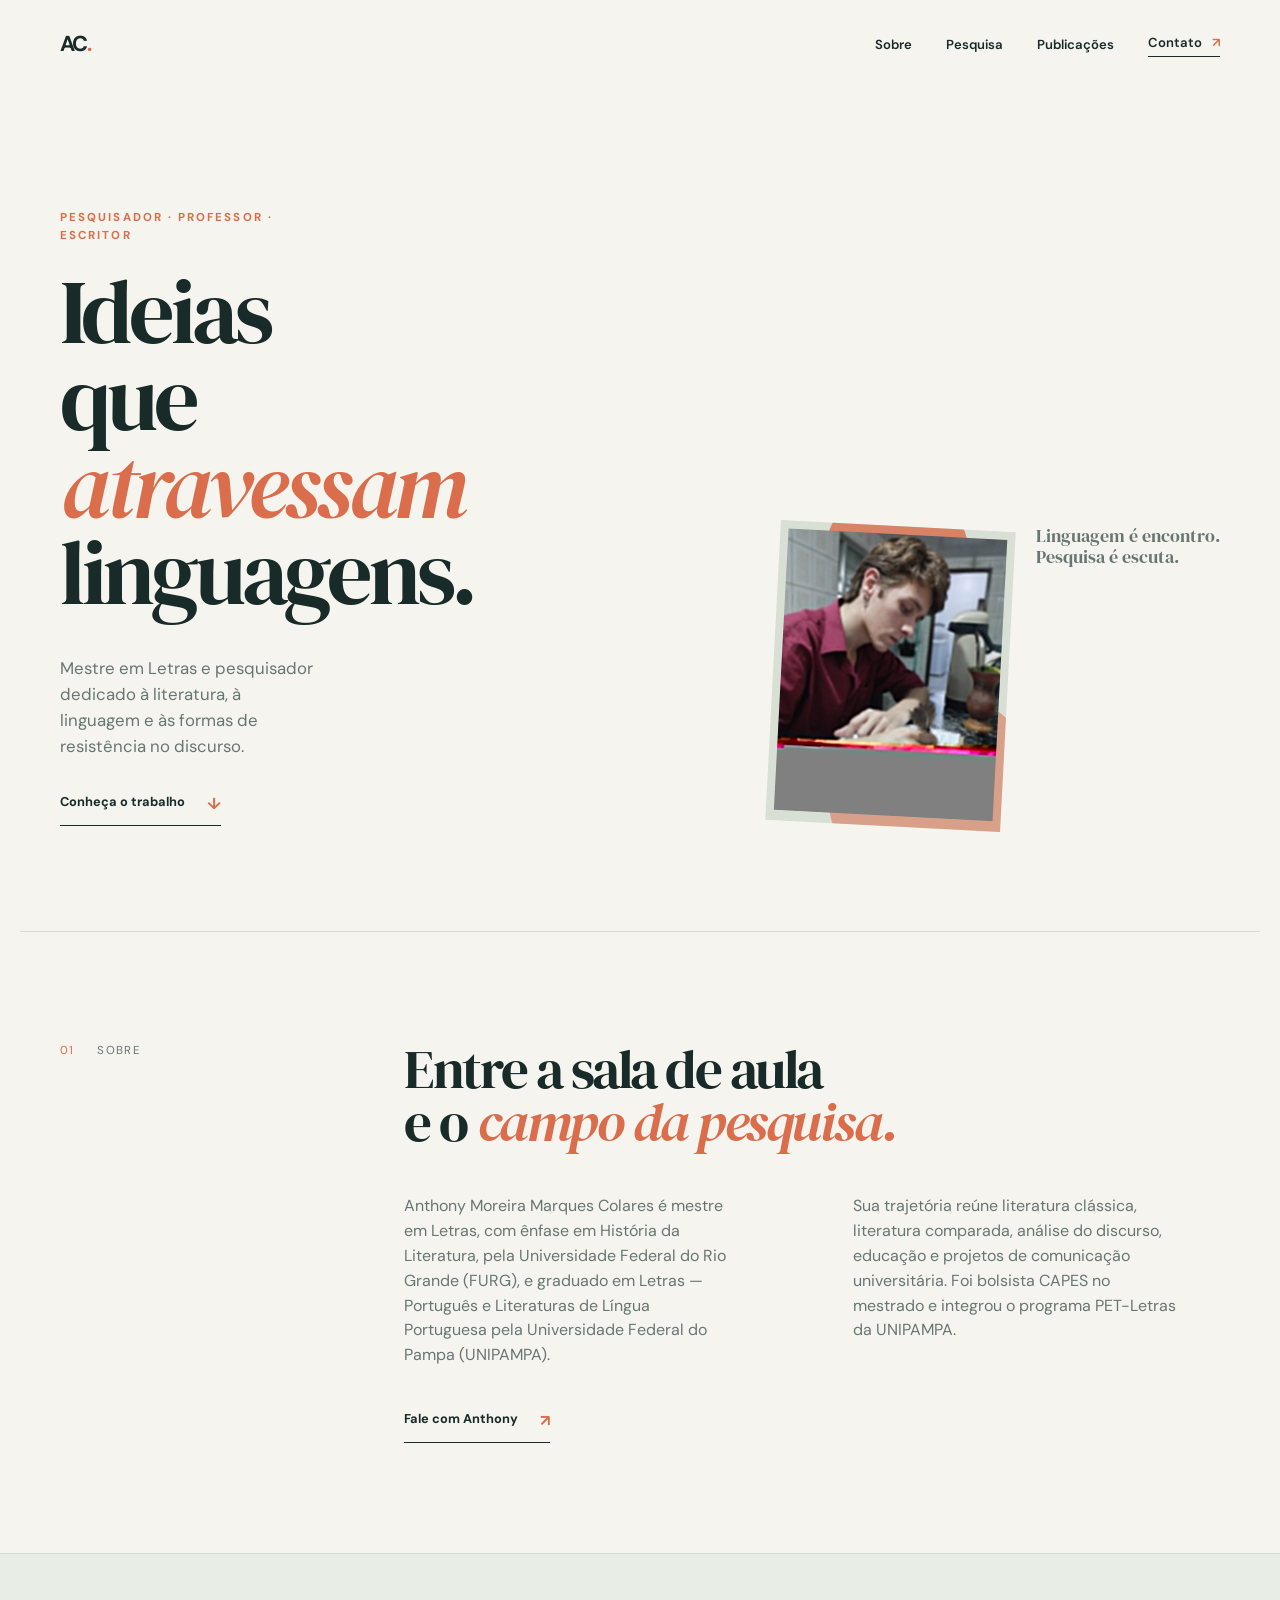
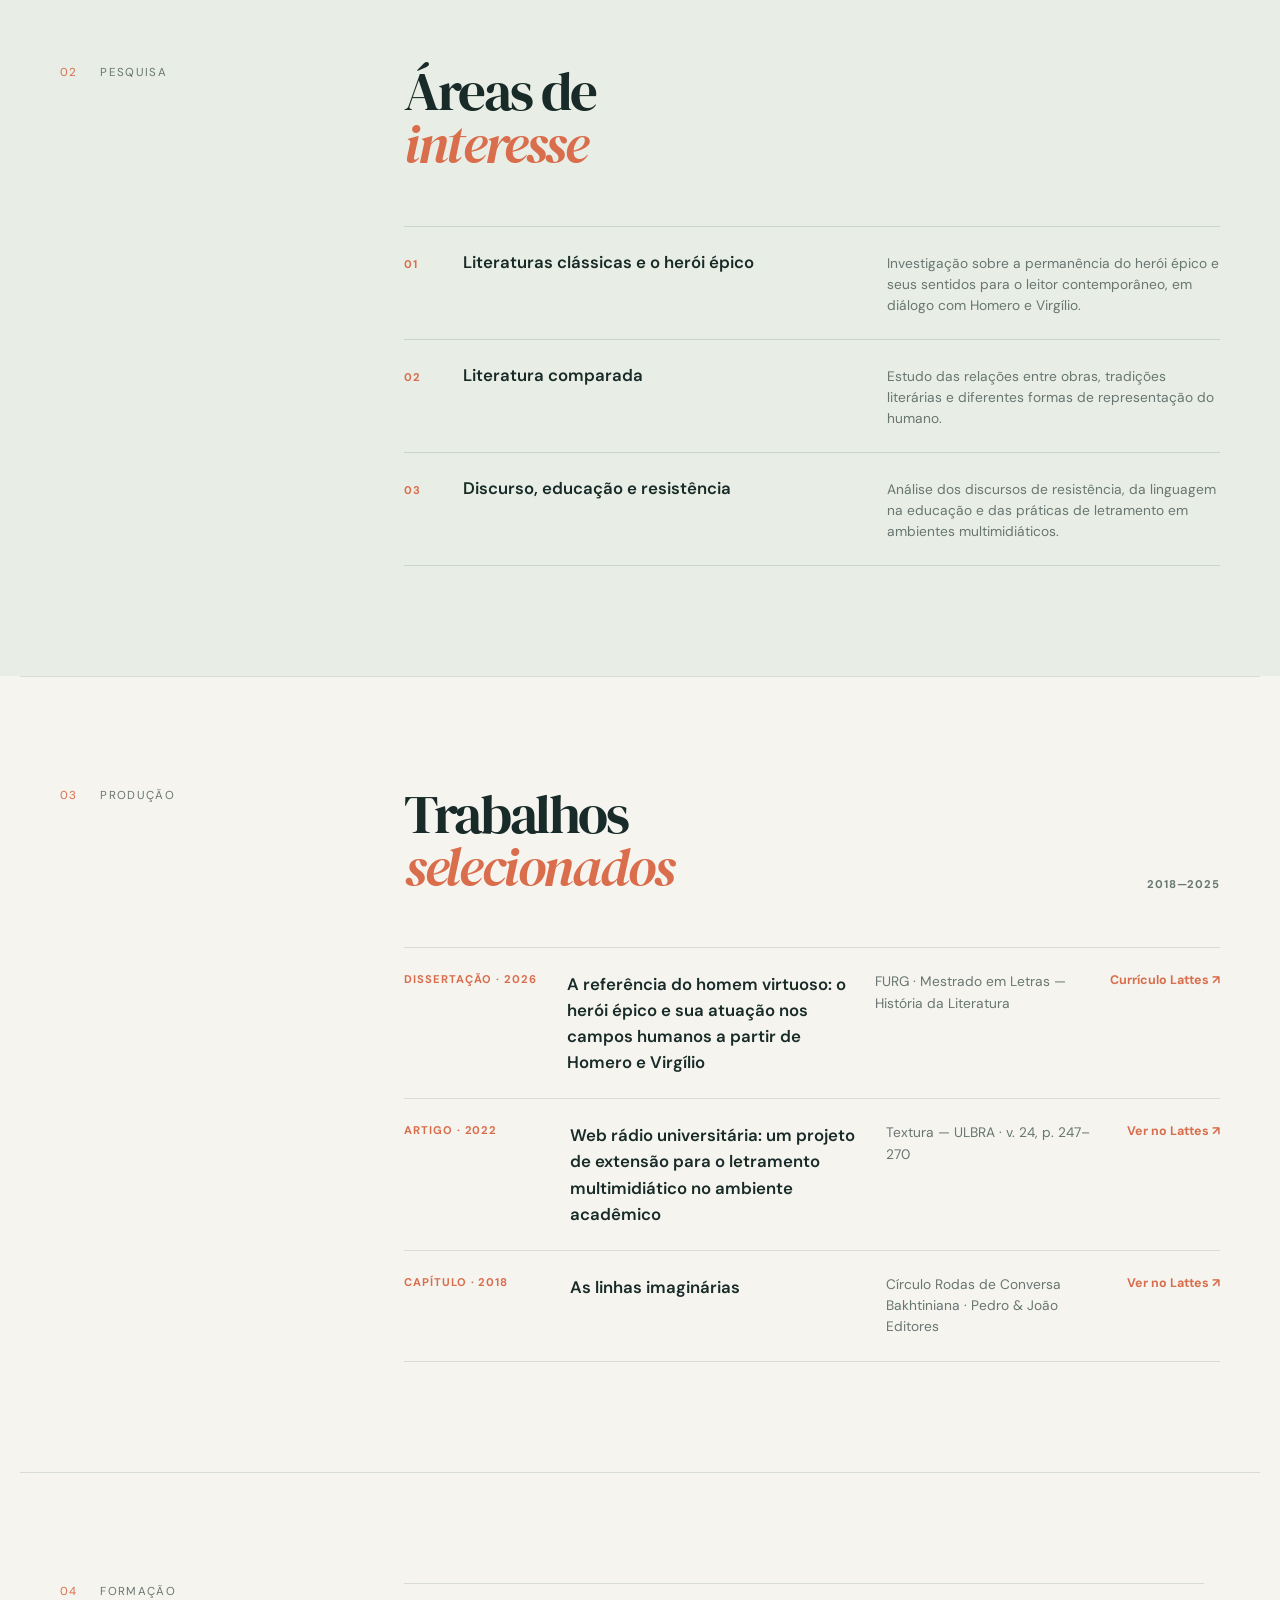
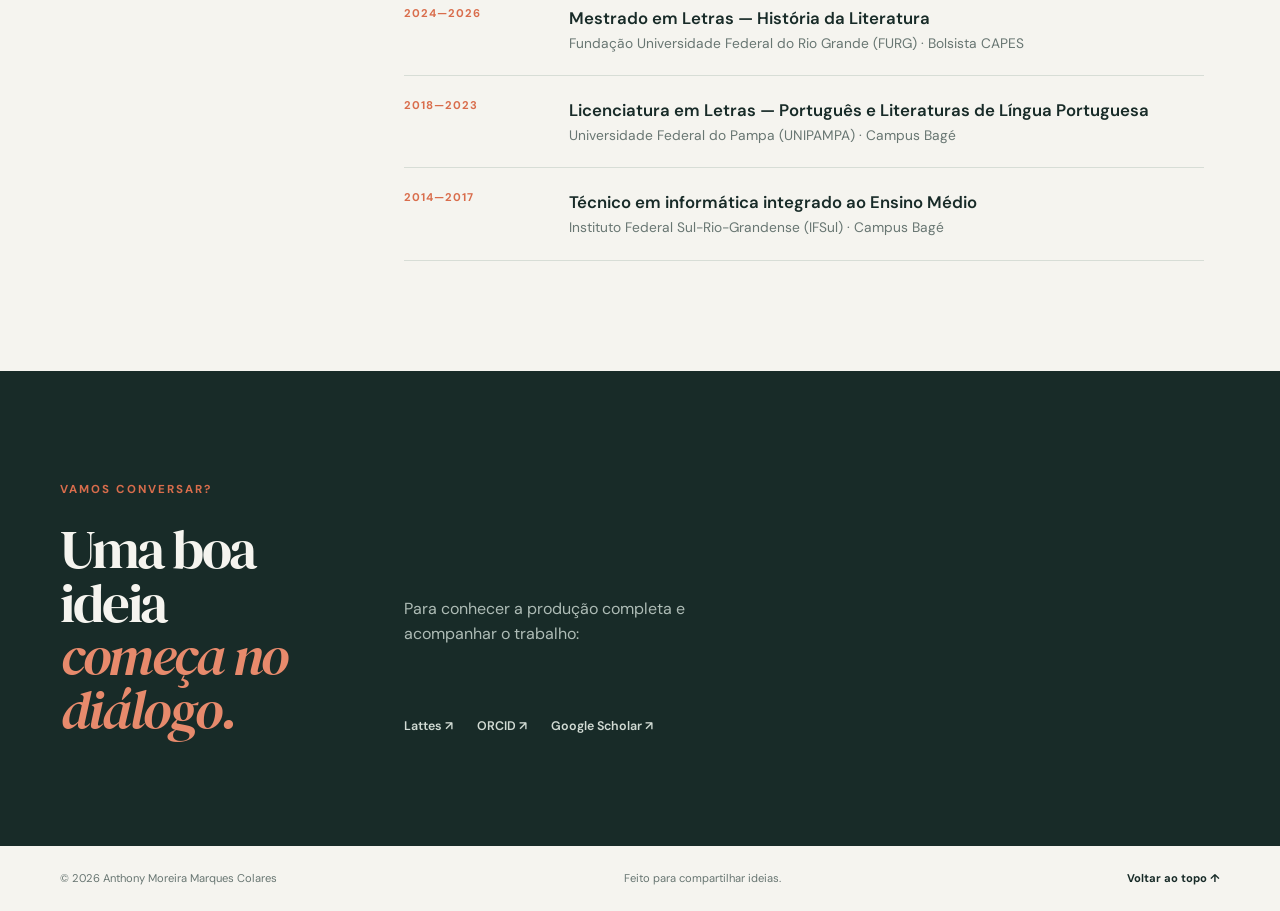
<file: index.html>
<!doctype html>
<html lang="pt-BR">
  <head>
    <meta charset="UTF-8" />
    <meta name="viewport" content="width=device-width, initial-scale=1.0" />
    <meta name="description" content="" data-site-description />
    <title data-site-title></title>
    <link rel="preconnect" href="https://fonts.googleapis.com" />
    <link rel="preconnect" href="https://fonts.gstatic.com" crossorigin />
    <link href="https://fonts.googleapis.com/css2?family=DM+Sans:wght@400;500;600;700&family=DM+Serif+Display:ital@0;1&display=swap" rel="stylesheet" />
    <link rel="stylesheet" href="styles.css" />
    <script src="script.js" defer></script>
  </head>
  <body>
    <header class="site-header">
      <a class="brand" href="#inicio" aria-label="Voltar ao início">AC<span>.</span></a>
      <button class="menu-toggle" type="button" aria-expanded="false" aria-controls="main-nav">Menu</button>
      <nav id="main-nav" class="main-nav" aria-label="Navegação principal">
        <a href="#sobre">Sobre</a><a href="#pesquisa">Pesquisa</a><a href="#publicacoes">Publicações</a><a href="#contato" class="nav-contact">Contato <span aria-hidden="true">↗</span></a>
      </nav>
    </header>
    <main>
      <section id="inicio" class="hero section-grid"><div class="hero-copy"><p class="eyebrow" data-hero-eyebrow></p><h1 data-hero-title></h1><p class="hero-intro" data-hero-intro></p><a class="text-link" href="#sobre">Conheça o trabalho <span aria-hidden="true">↓</span></a></div><div class="hero-aside"><div class="portrait-placeholder"><img data-profile-image alt="" /></div><p class="hero-note" data-hero-note></p></div></section>
      <section id="sobre" class="about section-grid section-border"><div class="section-label"><span>01</span> Sobre</div><div class="about-content"><h2 data-about-title></h2><div class="about-columns"><p data-about-left></p><p data-about-right></p></div><a class="text-link" href="#contato">Fale com Anthony <span aria-hidden="true">↗</span></a></div></section>
      <section id="pesquisa" class="research section-grid section-border"><div class="section-label"><span>02</span> Pesquisa</div><div class="research-content"><h2>Áreas de<br /><em>interesse</em></h2><div class="interest-list" data-interests></div></div></section>
      <section id="publicacoes" class="publications section-grid section-border"><div class="section-label"><span>03</span> Produção</div><div class="publications-content"><div class="section-heading-row"><h2>Trabalhos<br /><em>selecionados</em></h2><span class="year-label" data-publications-period></span></div><div class="publication-list" data-publications></div></div></section>
      <section class="education section-grid section-border"><div class="section-label"><span>04</span> Formação</div><div class="timeline" data-education></div></section>
      <section id="contato" class="contact section-grid"><div class="contact-copy"><p class="eyebrow">Vamos conversar?</p><h2>Uma boa ideia<br /><em>começa no diálogo.</em></h2></div><div class="contact-details"><p data-contact-copy></p><div class="social-links" data-links></div></div></section>
    </main>
    <footer class="site-footer"><span data-footer-copy></span><span>Feito para compartilhar ideias.</span><a href="#inicio">Voltar ao topo ↑</a></footer>
  </body>
</html>
</file>
<file: styles.css>
:root { --ink: #182b28; --muted: #687672; --paper: #f5f4ef; --accent: #d96d4c; --line: #d7ddd6; --serif: 'DM Serif Display', Georgia, serif; --sans: 'DM Sans', Arial, sans-serif; }
* { box-sizing: border-box; }
html { scroll-behavior: smooth; }
body { margin: 0; background: var(--paper); color: var(--ink); font-family: var(--sans); font-size: 16px; line-height: 1.55; }
a { color: inherit; text-decoration: none; }
.site-header { align-items: center; display: flex; justify-content: space-between; margin: 0 auto; max-width: 1240px; padding: 28px 40px; }
.brand { font-size: 1.35rem; font-weight: 700; letter-spacing: -.08em; }.brand span, em { color: var(--accent); }
.main-nav { align-items: center; display: flex; gap: 34px; font-size: .82rem; font-weight: 600; }.main-nav a { transition: color .2s; }.main-nav a:hover, .social-links a:hover { color: var(--accent); }.nav-contact { border-bottom: 1px solid var(--ink); padding-bottom: 3px; }.nav-contact span { color: var(--accent); margin-left: 7px; }
.menu-toggle { display: none; background: none; border: 0; color: var(--ink); font: inherit; font-size: .82rem; font-weight: 600; }
.section-grid { display: grid; gap: 7vw; grid-template-columns: minmax(140px, 1fr) minmax(0, 3.2fr); margin: 0 auto; max-width: 1240px; padding: 110px 40px; }.section-border { border-top: 1px solid var(--line); }.section-label { color: var(--muted); font-size: .72rem; letter-spacing: .12em; text-transform: uppercase; }.section-label span { color: var(--accent); display: inline-block; margin-right: 18px; }
.hero { min-height: 650px; padding-bottom: 105px; padding-top: 120px; }.eyebrow { color: var(--accent); font-size: .72rem; font-weight: 700; letter-spacing: .18em; margin: 0 0 24px; text-transform: uppercase; }.hero h1, h2 { font-family: var(--serif); font-weight: 400; letter-spacing: -.045em; line-height: .97; margin: 0; }.hero h1 { font-size: clamp(4rem, 8vw, 7.8rem); }.hero-intro { color: var(--muted); font-size: 1.05rem; margin: 38px 0 30px; max-width: 310px; }.text-link { border-bottom: 1px solid var(--ink); display: inline-flex; font-size: .8rem; font-weight: 700; gap: 22px; padding-bottom: 8px; }.text-link span { color: var(--accent); font-size: 1rem; }
.hero-aside { align-self: end; display: flex; gap: 28px; justify-content: end; }.portrait-placeholder { align-items: center; background: #d8dfd4; display: flex; height: 300px; justify-content: center; overflow: hidden; position: relative; transform: rotate(3deg); width: 235px; }.portrait-placeholder::before, .portrait-placeholder::after { background: var(--accent); border-radius: 50%; content: ''; position: absolute; }.portrait-placeholder::before { height: 145px; opacity: .8; top: -42px; width: 145px; }.portrait-placeholder::after { bottom: -70px; height: 210px; opacity: .55; right: -36px; width: 210px; }.portrait-placeholder span { color: var(--ink); font-size: .7rem; letter-spacing: .12em; line-height: 1.4; position: relative; text-align: center; text-transform: uppercase; z-index: 1; }.hero-note { color: var(--muted); font-family: var(--serif); font-size: 1.1rem; line-height: 1.2; margin: 0 0 20px; }
.portrait-placeholder img { height: 100%; object-fit: cover; object-position: 42% center; width: 100%; }
h2 { font-size: clamp(2.8rem, 5vw, 5.6rem); }.about-content, .research-content, .publications-content { max-width: 880px; }.about-columns { display: grid; gap: 10%; grid-template-columns: 1fr 1fr; margin: 46px 0 38px; }.about-columns p, .contact-details p { color: var(--muted); margin: 0; max-width: 330px; }.about-columns strong { color: var(--ink); font-weight: 500; }
.research { background: #e8ede5; max-width: none; padding-left: max(40px, calc((100% - 1160px) / 2)); padding-right: max(40px, calc((100% - 1160px) / 2)); }.interest-list { margin-top: 55px; }.interest-item { align-items: baseline; border-top: 1px solid #cbd4ca; display: grid; gap: 24px; grid-template-columns: 35px 1.2fr 1fr; padding: 22px 0; }.interest-item:last-child { border-bottom: 1px solid #cbd4ca; }.interest-item span, .pub-type, .year-label, .timeline-item > span { color: var(--accent); font-size: .7rem; font-weight: 700; letter-spacing: .08em; text-transform: uppercase; }.interest-item h3, .publication h3, .timeline-item h3 { font-size: 1.05rem; font-weight: 600; margin: 0; }.interest-item p, .publication p, .timeline-item p { color: var(--muted); font-size: .86rem; margin: 0; }
.section-heading-row { align-items: end; display: flex; justify-content: space-between; }.year-label { color: var(--muted); }.publication-list { margin-top: 54px; }.publication { border-top: 1px solid var(--line); display: grid; gap: 16px; grid-template-columns: 1fr 2fr 1.5fr auto; padding: 23px 0; }.publication:last-child { border-bottom: 1px solid var(--line); }.publication a { color: var(--accent); font-size: .78rem; font-weight: 700; white-space: nowrap; }
.timeline { max-width: 800px; }.timeline-item { border-bottom: 1px solid var(--line); display: grid; gap: 45px; grid-template-columns: 120px 1fr; padding: 21px 0; }.timeline-item:first-child { border-top: 1px solid var(--line); }.timeline-item h3 { margin-bottom: 2px; }
.contact { background: var(--ink); color: var(--paper); max-width: none; padding-left: max(40px, calc((100% - 1160px) / 2)); padding-right: max(40px, calc((100% - 1160px) / 2)); }.contact h2 em { color: #e78a6c; }.contact-details { align-self: end; }.contact-details p { color: #aebcb6; margin-bottom: 16px; }.email { border-bottom: 1px solid #dfe6dd; display: inline-flex; font-family: var(--serif); font-size: clamp(1.35rem, 2.5vw, 2rem); gap: 18px; padding-bottom: 8px; }.email span { color: #e78a6c; }.social-links { display: flex; gap: 24px; margin-top: 70px; }.social-links a { color: #d2dbd4; font-size: .78rem; font-weight: 600; }
.site-footer { align-items: center; color: var(--muted); display: flex; font-size: .7rem; justify-content: space-between; margin: 0 auto; max-width: 1240px; padding: 24px 40px; }.site-footer a { color: var(--ink); font-weight: 700; }
.content-error { margin: 0; padding: 24px 40px; text-align: center; background: #f8dfd7; color: #7a2f20; font-size: .9rem; }
@media (max-width: 700px) { .site-header { padding: 22px 22px; position: relative; }.menu-toggle { display: block; }.main-nav { background: var(--paper); display: none; flex-direction: column; gap: 18px; left: 0; padding: 22px; position: absolute; right: 0; top: 70px; z-index: 3; }.main-nav.is-open { display: flex; }.section-grid { display: block; padding: 75px 22px; }.section-label { margin-bottom: 38px; }.hero { min-height: auto; padding-top: 80px; }.hero h1 { font-size: clamp(3.5rem, 17vw, 6rem); }.hero-aside { justify-content: start; margin-top: 72px; }.portrait-placeholder { height: 225px; width: 180px; }.hero-note { font-size: .95rem; }.about-columns { display: block; margin: 32px 0; }.about-columns p + p { margin-top: 18px; }.interest-item { display: block; padding: 20px 0; }.interest-item span { display: block; margin-bottom: 9px; }.interest-item p { margin-top: 5px; }.section-heading-row { align-items: start; display: block; }.year-label { display: block; margin-top: 20px; }.publication { display: block; padding: 22px 0; }.publication h3 { margin: 8px 0; }.publication a { display: inline-block; margin-top: 12px; }.timeline-item { gap: 14px; grid-template-columns: 1fr; }.contact { padding-bottom: 80px; }.contact-details { margin-top: 48px; }.social-links { flex-wrap: wrap; margin-top: 45px; }.site-footer { align-items: start; flex-direction: column; gap: 12px; padding: 24px 22px; } }
/* Ajuste de escala tipográfica */
.hero h1 { font-size: clamp(3.5rem, 7vw, 6.5rem); }
h2 { font-size: clamp(2.5rem, 4.3vw, 4.7rem); }

@media (max-width: 700px) {
  .hero h1 { font-size: clamp(3rem, 14vw, 5rem); }
  .section-grid { padding-bottom: 70px; padding-top: 70px; }
}

/* A imagem fica na frente dos elementos decorativos da moldura. */
.portrait-placeholder { isolation: isolate; padding: 8px; }
.portrait-placeholder::before,
.portrait-placeholder::after { z-index: 0; }
.portrait-placeholder img { position: relative; z-index: 1; }
</file>
